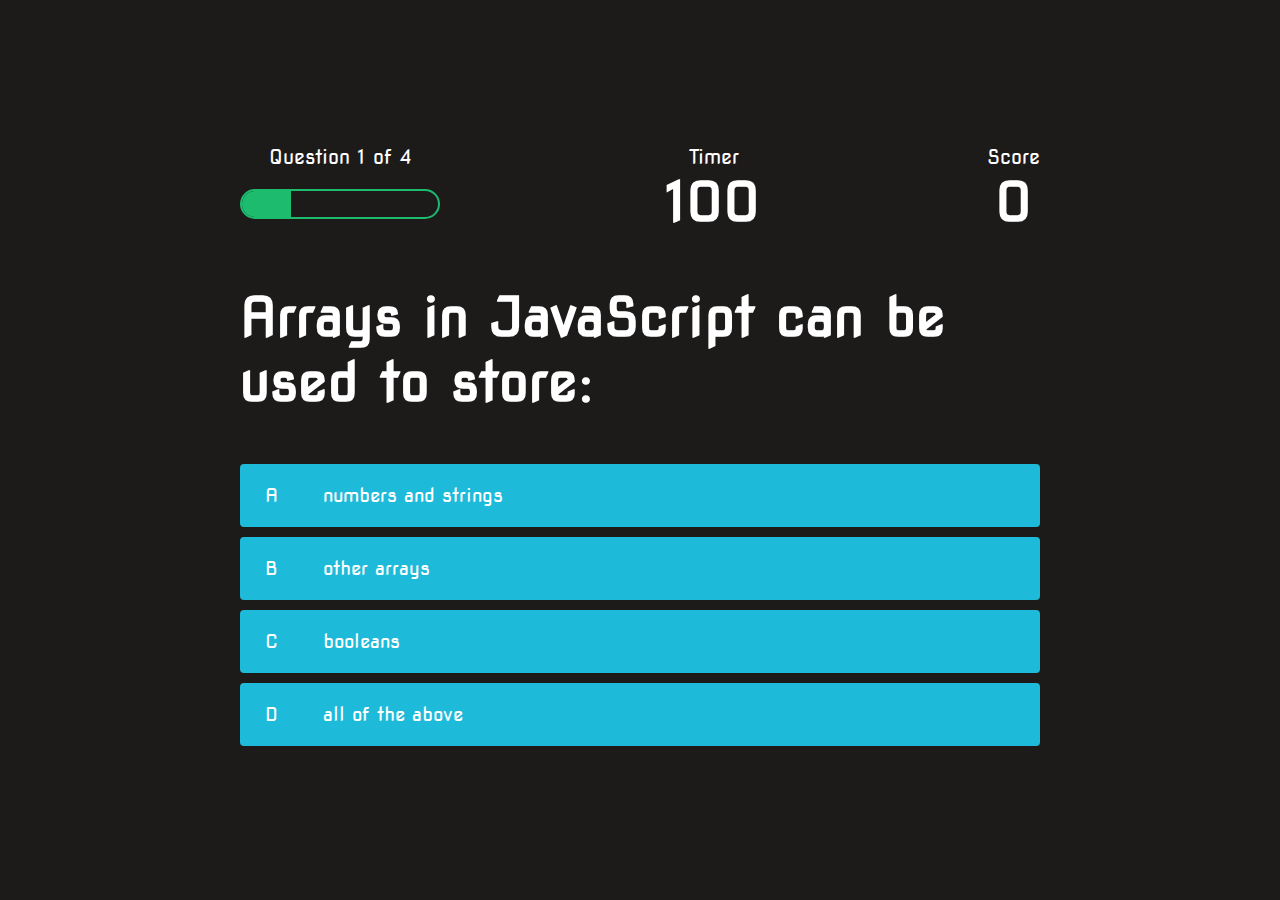
<file: game.html>
<!DOCTYPE html>
<html lang="en">
<head>
    <meta charset="UTF-8">
    <meta name="viewport" content="width=device-width, initial-scale=1.0">
    <title>Quiz Page</title>
    <link rel="stylesheet" type="text/css" href="./assets/style.css" />
    <link rel="stylesheet" type="text/css" href="./assets/game.css" />
</head>
<body>
    <div class="container">
        <div id="game" class="justify-center flex-column">
            <div id="hud">
                <div class="hud-item">
                    <p id="progressText" class="hud-prefix">
                        Question
                    </p>
                    <div id="progressBar">
                        <div id="progressBarFull"></div>
                    </div>
                </div>
                <div id="timer-container" class="hud-prefix">
                    <p class="hud-prefix">
                        Timer
                    </p>
                    <h1 class="hud-main-text" id="timer-num">
                        100
                    </h1>
                </div>
                <div class="hud-item">
                    <p class="hud-prefix">
                        Score
                    </p>
                    <h1 class="hud-main-text" id="score">
                        0
                    </h1>
                </div>
            </div>
            <h1 id="question">What is the answer to this question?</h1>
            <div class="choice-container">
                <p class="choice-prefix">A</p>
                <p class="choice-text" data-number="1">Choice</p>
            </div>
            <div class="choice-container">
                <p class="choice-prefix">B</p>
                <p class="choice-text" data-number="2">Choice 2</p>
            </div>
            <div class="choice-container">
                <p class="choice-prefix">C</p>
                <p class="choice-text" data-number="3">Choice 3</p>
            </div>
            <div class="choice-container">
                <p class="choice-prefix">D</p>
                <p class="choice-text" data-number="4">Choice 4</p>
            </div>
        </div>
    </div>
    <script src="./assets/game.js"></script>
</body>
</html>
</file>
<file: assets/style.css>
@import url('https://fonts.googleapis.com/css2?family=Nova+Square&display=swap');

:root {
    background-color: rgb(29, 26, 26);
}

* {
    box-sizing: border-box;
    margin: 0;
    padding: 0;
    font-size: 62.5%;
    font-family: 'Nova Square', cursive;
}

h1 {
    font-size: 5.4rem;
    color: #fff;
    margin-bottom: 5rem;
}

h2 {
    font-size: 4.2rem;
    margin-bottom: 4rem;
}

.container {
    width: 100vw;
    height: 100vh;
    display: flex;
    justify-content: center;
    align-items: center;
    max-width: 80rem;
    margin: 0 auto;
    padding: 2rem;
}

.flex-column {
    display: flex;
    flex-direction: column;
}

.flex-center {
    justify-content: center;
    align-items: center;
}

.justify-center {
    justify-content: center;
}

.text-center {
    text-align: center;
}

.hidden {
    display: none;
}

.btn {
    font-size: 2.4rem;
    padding: 2rem 0;
    width: 30rem;
    text-align: center;
    margin-bottom: 1rem;
    text-decoration: none;
    color: rgb(28, 26, 26);
    background: #fff;
    border-radius: 4px;
}

.btn:hover {
    cursor: pointer;
    box-shadow: 10px 10px 8px #888888;
}

.btn[disabled]:hover {
    cursor: not-allowed;
    box-shadow: none;
}

#highscore-btn {
    background: rgb(30, 186, 217);
}

#highscore-btn:hover {
    box-shadow: 10px 10px 8px #888888;
}

.fa-crown {
    font-size: 2.5rem;
    margin-left: 1rem;
}

/* End Page CSS */

.end-form-container {
    width: 100%;
    display: flex;
    flex-direction: column;
    align-items: center;
    max-width: 30rem;
}

input {
    margin-bottom: 1rem;
    width: 20rem;
    padding: 1.5rem;
    font-size: 1.8rem;
    border: none;
    box-shadow: 10px 10px 8px #888888;
}

input::placeholder {
    color: #aaa;
}

#username {
    margin-bottom: 3rem;
    width: 100%;
    outline: none;
}

#end-text {
    font-size: 2.4rem;
    color: #fff;
    text-align: center;
}

#saveScoreBtn {
    border: none;
}
</file>
<file: assets/game.css>
body {
  color: #fff;
}

.choice-container {
    display: flex;
    margin-bottom: 10px;
    width: 100%;
    border-radius: 4px;
    background: rgb(30, 186, 217);
    font-size: 3rem;
    min-width: 80rem;
}

.choice-container:hover {
    cursor: pointer;
    box-shadow: 2px 2px 8px #888888;
}

.choice-prefix {
    padding: 2rem 2.5rem;
    color: #fff;
}

.choice-text {
    padding: 2rem;
    width: 100%;
}

.correct {
    background: rgb(28, 187, 110);
}

.incorrect {
    background: rgb(200, 47, 47);
}

/* heads up display */

#hud {
    display: flex;
    justify-content: space-between;
}

.hud-prefix {
    text-align: center;
    font-size: 2rem;
}

.hud-main-text {
    text-align: center;
}

#progressBar {
    width: 20rem;
    height: 3rem;
    border: 0.2rem solid rgb(28, 187, 110);
    margin-top: 2rem;
    border-radius: 50px;
    overflow: hidden;
}

#progressBarFull {
    height: 100%;
    background:rgb(28, 187, 110);
    width: 0%;
}

@media screen and (max-width: 768px) {
    .choice-container {
        min-width: 40rem;
    }
}
</file>
